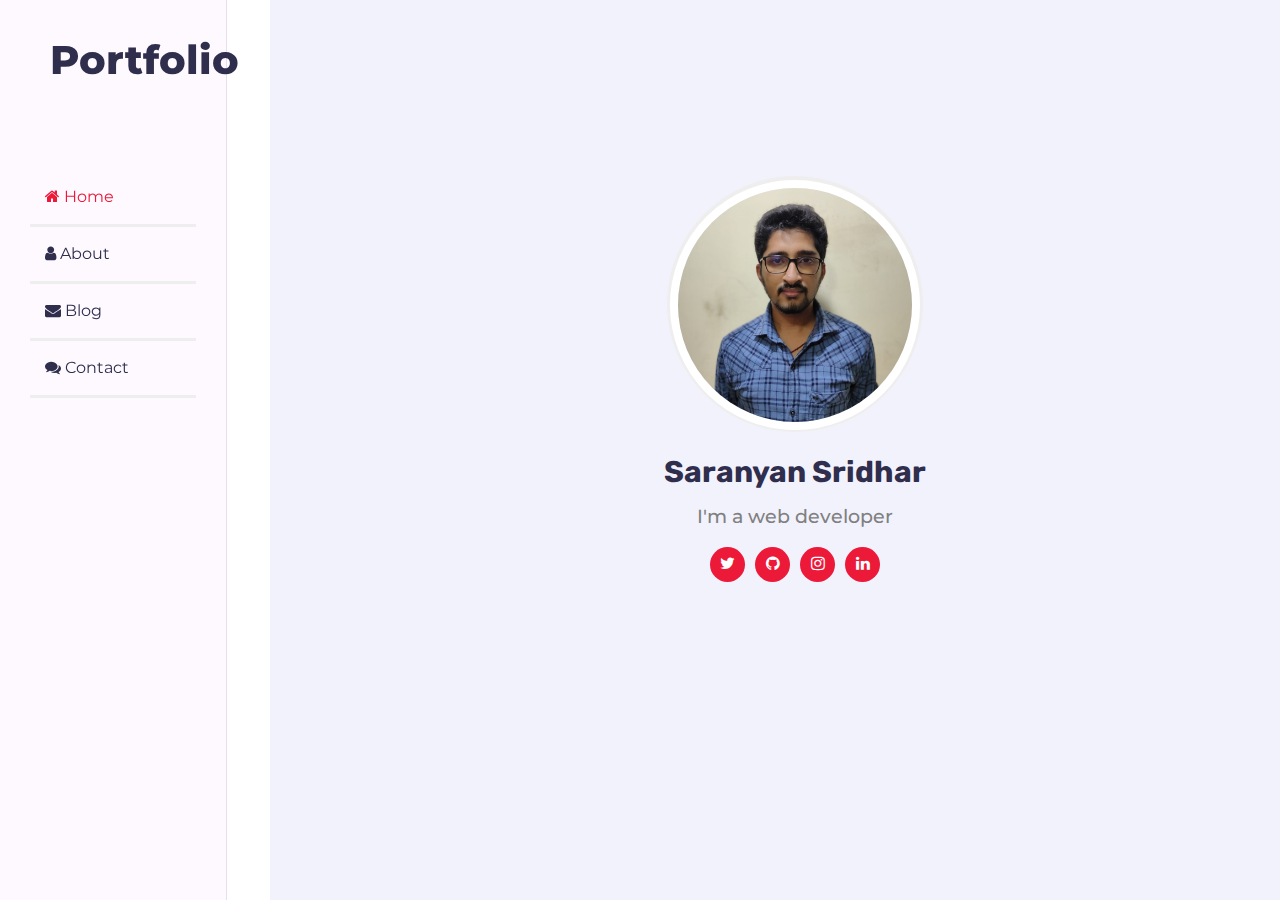
<file: index.html>
<!DOCTYPE html>
<html lang="en">

<head>
    <title>Portfolio</title>
    <meta charset="utf-8">
    <meta name="viewport" content="width=device-width, initial-scale=1">
    <!-- Template css Files -->
    <link rel="stylesheet" href="css/style.css" type="text/css">
    <link rel="stylesheet" href="css/mobile.css" type="text/css">
    <script src="js/script.js" defer></script>
    <script src="js/mobile.js" defer></script>
</head>

<body>

    <!-- Main Container -->
    <div class="main-container">

        <!-- Desktop Navbar Starts-->
        <div class="aside">
            <!-- Title -->
            <div class="logo">
                <a href="#">Portfolio</a>
            </div>
            <!-- Nav -->
            <ul class="nav">
                <li>
                    <a href="./index.html" id="nav-link" name="home" class="active-link">
                    <i class="fa fa-home"></i> Home</a>
                </li>
                <hr>
                <li>
                    <a href="./about.html" id="nav-link" name="about">
                    <i class="fa fa-user"></i> About</a>
                </li>
                <hr>
                <li>
                    <a href="./blog.html" id="nav-link" name="blog">
                    <i class="fa fa-envelope"></i> Blog</a>
                </li>
                <hr>
                <li>
                    <a href="./contact.html" id="nav-link">
                    <i class="fa fa-comments"></i> Contact</a>
                </li>
                <hr>
            </ul>
        </div>

        <!-- Desktop Navbar Ends-->

        <!-- Mobile Navbar Starts-->

        <div class="mobile-aside">
            <div class="logo">
                <a href="#">Portfolio</a>
            </div>
            <i class="fa fa-bars" id="hamburger"></i>  
            <ul class="responsive-nav">
                <li>
                    <a href="./index.html" id="nav-link" name="home" class="active-link">
                    <i class="fa fa-home"></i> Home</a>
                </li>
                <hr>
                <li>
                    <a href="./about.html" id="nav-link" name="about">
                    <i class="fa fa-user"></i> About</a>
                </li>
                <hr>
                <li>
                    <a href="./blog.html" id="nav-link" name="blog">
                    <i class="fa fa-envelope"></i> Blog</a>
                </li>
                <hr>
                <li>
                    <a href="./contact.html" id="nav-link">
                    <i class="fa fa-comments"></i> Contact</a>
                </li>
                <hr>
            </ul>
        </div>

        <!-- Mobile Navbar Ends -->

        <div class="main-content">
            <section class="home section" id="home">
                <div class="main">
                    <img src="images/Photo.jpeg" alt="" srcset="">
                    <h1 class="name">Saranyan Sridhar</h1>
                    <h3 class="work">I'm a web developer</h3>
                    <div class="social-media">
                        <span><a href="https://twitter.com/20Saranyan" class="circle" target="_blank"><i class="fa fa-twitter"></i></a></span>
                        <span><a href="https://github.com/saranyan20" class="circle" target="_blank"><i class="fa fa-github"></i></a></span>
                        <span><a href="https://www.instagram.com/i_m_blackstopper/?hl=en" class="circle" target="_blank"><i class="fa fa-instagram"></i></a></span>
                        <span><a href="https://www.linkedin.com/in/saranyan-sridhar/" class="circle" target="_blank"><i class="fa fa-linkedin" target="_blank"></i></a></span>
                    </div>
                </div>
            </section>
        </div>
    </div>


</body>

</html>
</file>
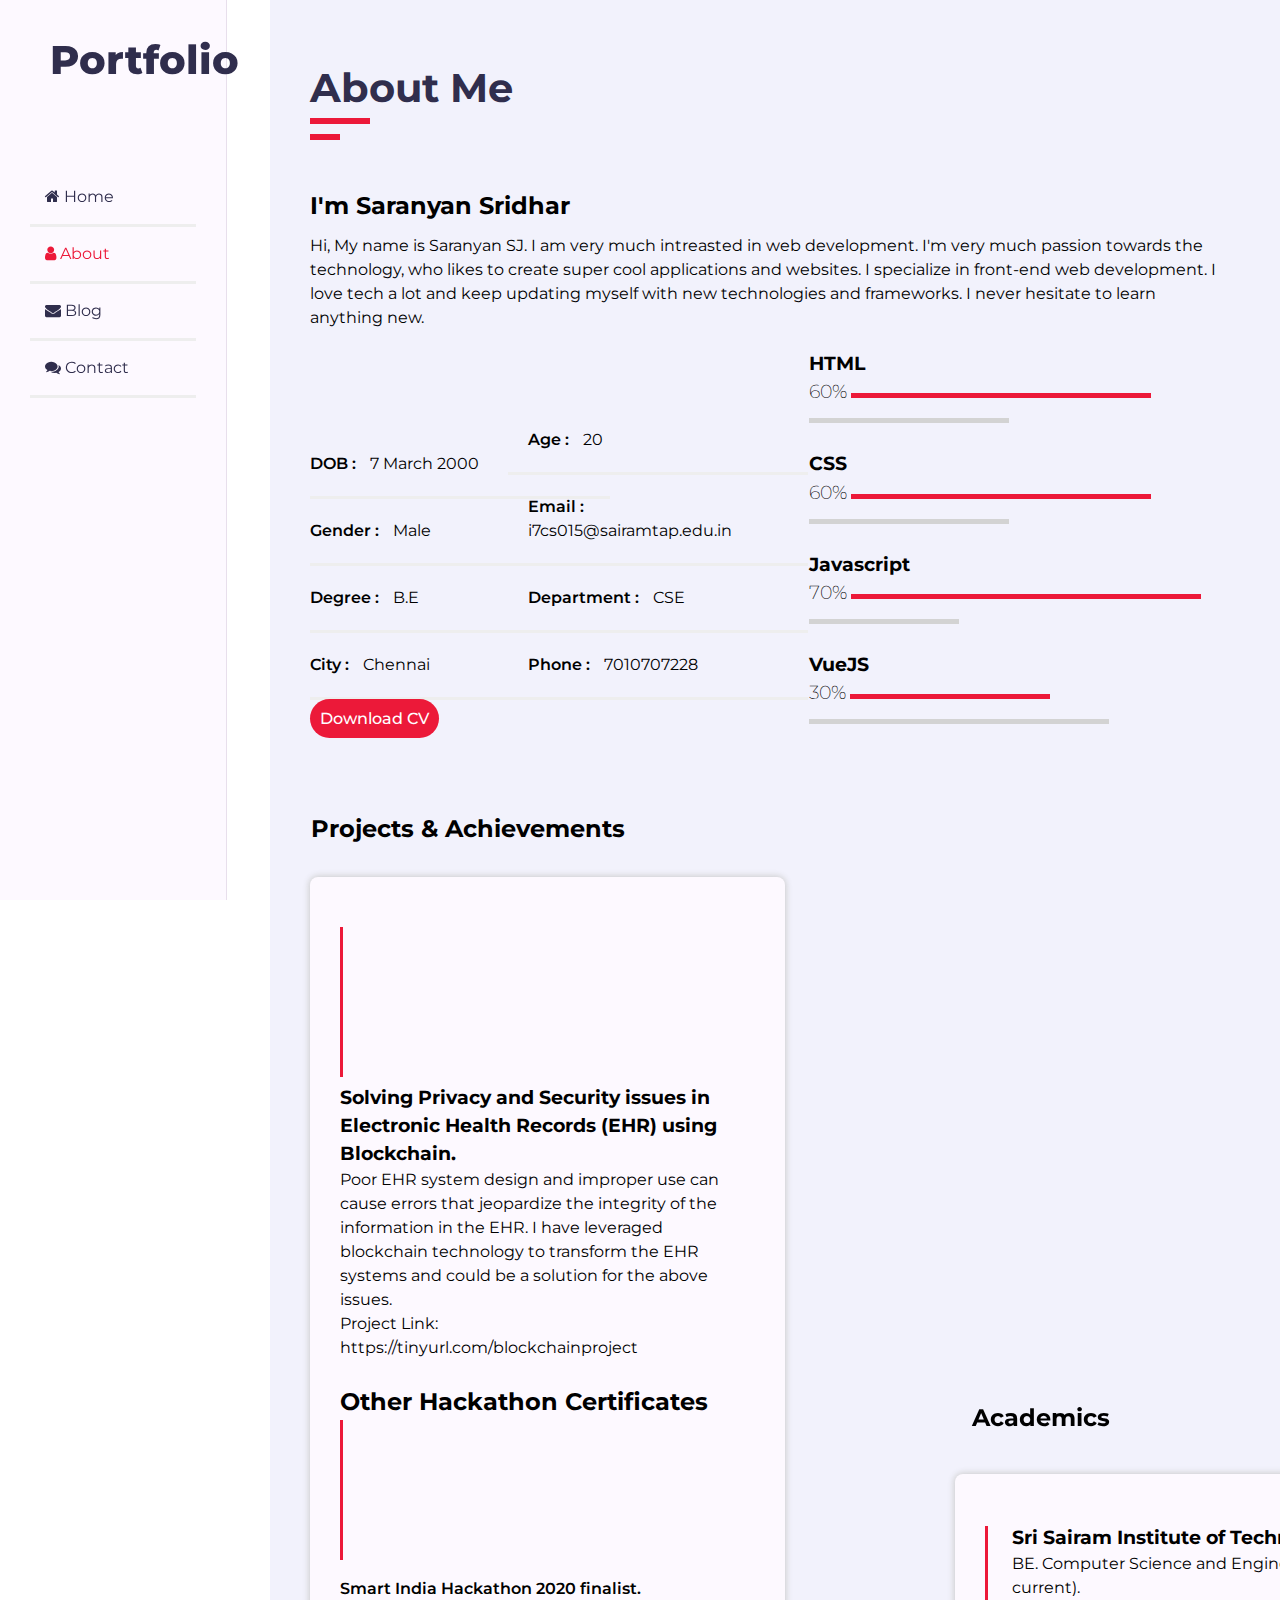
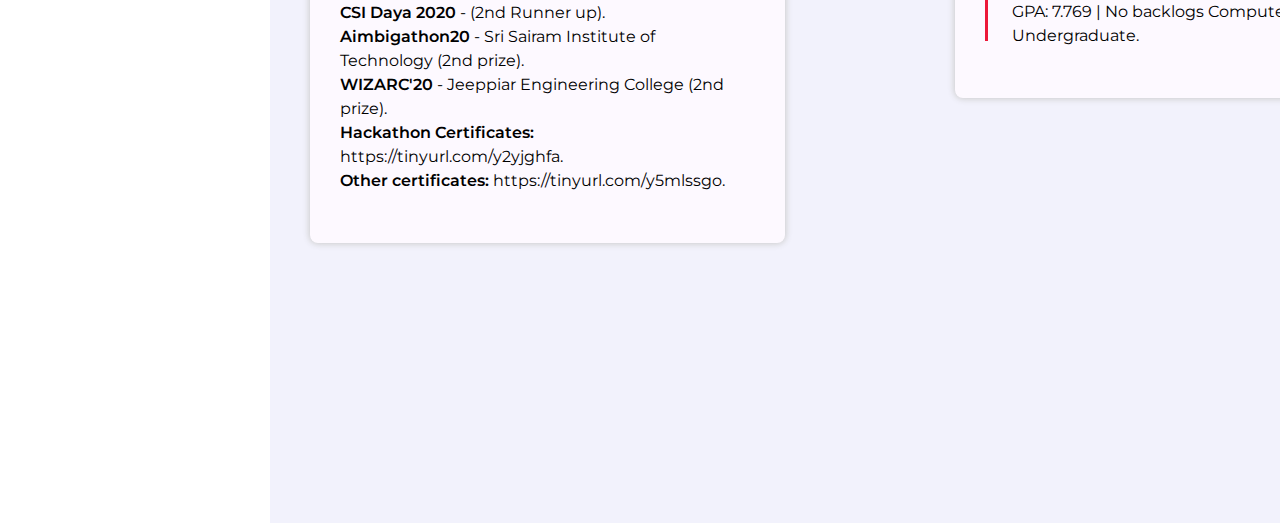
<file: about.html>
<!DOCTYPE html>
<html lang="en">

<head>
    <title>About</title>
    <meta charset="utf-8">
    <meta name="viewport" content="width=device-width, initial-scale=1">
    <!-- Template css Files -->
    <link rel="stylesheet" href="css/style.css" type="text/css">
    <link rel="stylesheet" href="css/mobile.css" type="text/css">
    <script src="js/script.js" defer></script>
    <script src="js/mobile.js" defer></script>
</head>

<body>

    <!-- Main Container -->
    <div class="main-container">
        <div class="aside">
            <!-- Title -->
            <div class="logo">
                <a href="#">Portfolio</a>
            </div>
            <!-- Desktop Navbar Starts -->
            <ul class="nav">
                <li>
                    <a href="./index.html" id="nav-link" name="home">
                        <i class="fa fa-home"></i> Home</a>
                </li>
                <hr>
                <li>
                    <a href="./about.html" id="nav-link" name="about" class="active-link">
                        <i class="fa fa-user"></i> About</a>
                </li>
                <hr>
                <li>
                    <a href="./blog.html" id="nav-link" name="blog">
                        <i class="fa fa-envelope"></i> Blog</a>
                </li>
                <hr>
                <li>
                    <a href="./contact.html" id="nav-link">
                        <i class="fa fa-comments"></i> Contact</a>
                </li>
                <hr>
            </ul>
        </div>

        <!-- Desktop Navbar Ends -->

        <!-- Mobile Navbar Starts -->

        <div class="mobile-aside">
            <div class="logo">
                <a href="#">Portfolio</a>
            </div>
            <i class="fa fa-bars" id="hamburger"></i>
            <ul class="responsive-nav">
                <li>
                    <a href="./index.html" id="nav-link" name="home">
                        <i class="fa fa-home"></i> Home</a>
                </li>
                <hr>
                <li>
                    <a href="./about.html" id="nav-link" name="about" class="active-link">
                        <i class="fa fa-user"></i> About</a>
                </li>
                <hr>
                <li>
                    <a href="./blog.html" id="nav-link" name="blog">
                        <i class="fa fa-envelope"></i> Blog</a>
                </li>
                <hr>
                <li>
                    <a href="./contact.html" id="nav-link">
                        <i class="fa fa-comments"></i> Contact</a>
                </li>
                <hr>
            </ul>
        </div>

        <!-- Mobile Navbar Ends -->

        <div class="main-content">
            <section class="about section" id="home">
                <h1>About Me</h1>
                <div class="underline-20"></div>
                <div class="underline-10"></div>

                <div class="about-myself">
                    <h2>I'm Saranyan Sridhar</h2>
                    <p>Hi, My name is Saranyan SJ. I am very much intreasted in web development. I'm very much passion
                        towards the technology, who likes to create super cool applications and websites. I
                        specialize in front-end web development. I love tech a lot and keep updating myself with new
                        technologies and frameworks. I never hesitate to learn anything new.
                    </p>
                </div>

                <div class="personal-info">
                    <div class="col-1">
                        <p class="dob"><span>DOB : </span> 7 March 2000</p>
                        <hr>
                        <p class="gender"><span>Gender : </span> Male</p>
                        <hr>
                        <p class="degree"><span>Degree : </span> B.E</p>
                        <hr>
                        <p class="city"><span>City : </span> Chennai</p>
                        <hr>
                    </div>
                    <div class="col-2">
                        <p class="dob"><span>Age : </span> 20</p>
                        <hr>
                        <p class="gender"><span>Email : </span> i7cs015@sairamtap.edu.in</p>
                        <hr>
                        <p class="degree"><span>Department : </span> CSE</p>
                        <hr>
                        <p class="city"><span>Phone : </span> 7010707228</p>
                        <hr>
                    </div>
                    <div class="download">
                        <a class="download-resume" href="./Resume/Resume.pdf" target="_blank">Download CV</a>
                    </div>
                </div>

                <div class="skill-level">
                    <div class="skill">
                        <h3 class="skill-html">HTML</h3>
                        <h3 class="skill-percentage">60%</h3>
                        <div class="html-level"></div>
                        <div class="html-balance-level"></div>
                    </div>
                    <div class="skill">
                        <h3 class="skill-css">CSS</h3>
                        <h3 class="skill-percentage">60%</h3>
                        <div class="css-level"></div>
                        <div class="css-balance-level"></div>
                    </div>
                    <div class="skill">
                        <h3 class="skill-js">Javascript</h3>
                        <h3 class="skill-percentage">70%</h3>
                        <div class="js-level"></div>
                        <div class="js-balance-level"></div>
                    </div>
                    <div class="skill">
                        <h3 class="skill-react">VueJS</h3>
                        <h3 class="skill-percentage">30%</h3>
                        <div class="react-level"></div>
                        <div class="react-balance-level"></div>
                    </div>
                </div>

                <div class="projects-achievements">
                    <h2 class="projects-title">Projects & Achievements</h2>
                    <div class="projects">

                        <div class="bulletpoint-line"></div>
                        <div class="projects-body">
                            <h3 class="project-title">
                                Solving Privacy and Security issues in Electronic
                                Health Records (EHR) using Blockchain.
                            </h3>
                            <p class="project-description">
                                Poor EHR system design and improper use can
                                cause errors that jeopardize the integrity of the
                                information in the EHR. I have leveraged
                                blockchain technology to transform the EHR
                                systems and could be a solution for the above
                                issues.</p>
                            <p class="project-link">
                                Project Link: https://tinyurl.com/blockchainproject
                            </p>
                        </div>

                        <br><br>

                        <h2>Other Hackathon Certificates</h2>
                        <div class="bulletpoint-line1"></div>
                        <div class="achievements-body">
                            <p class="achievement-description">
                                <strong>Smart India Hackathon 2020 finalist.</strong>
                            </p>
                            <p class="achievement-description">
                                <strong>CSI Daya 2020 </strong>- (2nd Runner up).
                            </p>
                            <p class="achievement-description">
                                <strong>Aimbigathon20 </strong>- Sri Sairam Institute of Technology
                                (2nd prize).

                            </p>
                            <p class="achievement-description">
                                <strong>WIZARC'20 </strong>- Jeeppiar Engineering College (2nd
                                prize).

                            </p>
                            <p class="achievement-description">
                                <strong>Hackathon Certificates:</strong> https://tinyurl.com/y2yjghfa.

                            </p>
                            <p class="achievement-link">
                                <strong> Other certificates:</strong> https://tinyurl.com/y5mlssgo.
                            </p>
                        </div>
                        <div class="bulletpoint-line-mobile"></div>
                    </div>
                </div>

                <div class="academic-background">
                    <h2 class="projects-title academics-title">Academics</h2>
                    <div class="academics">
                        <div class="bulletpoint-line-academics"></div>
                        <div class="projects-body">
                            <h3 class="project-title">
                                Sri Sairam Institute of Technology
                            </h3>
                            <p class="project-description">
                                BE. Computer Science and Engineering.
                                (2017-05 to current).
                            </p>
                            <p class="project-description">
                                GPA: 7.769 | No backlogs
                                Computer Science Undergraduate.
                            </p>
                        </div>
                        <div class="bulletpoint-line-mobile"></div>
                    </div>
                </div>


            </section>
        </div>

    </div>


</body>

</html>
</file>
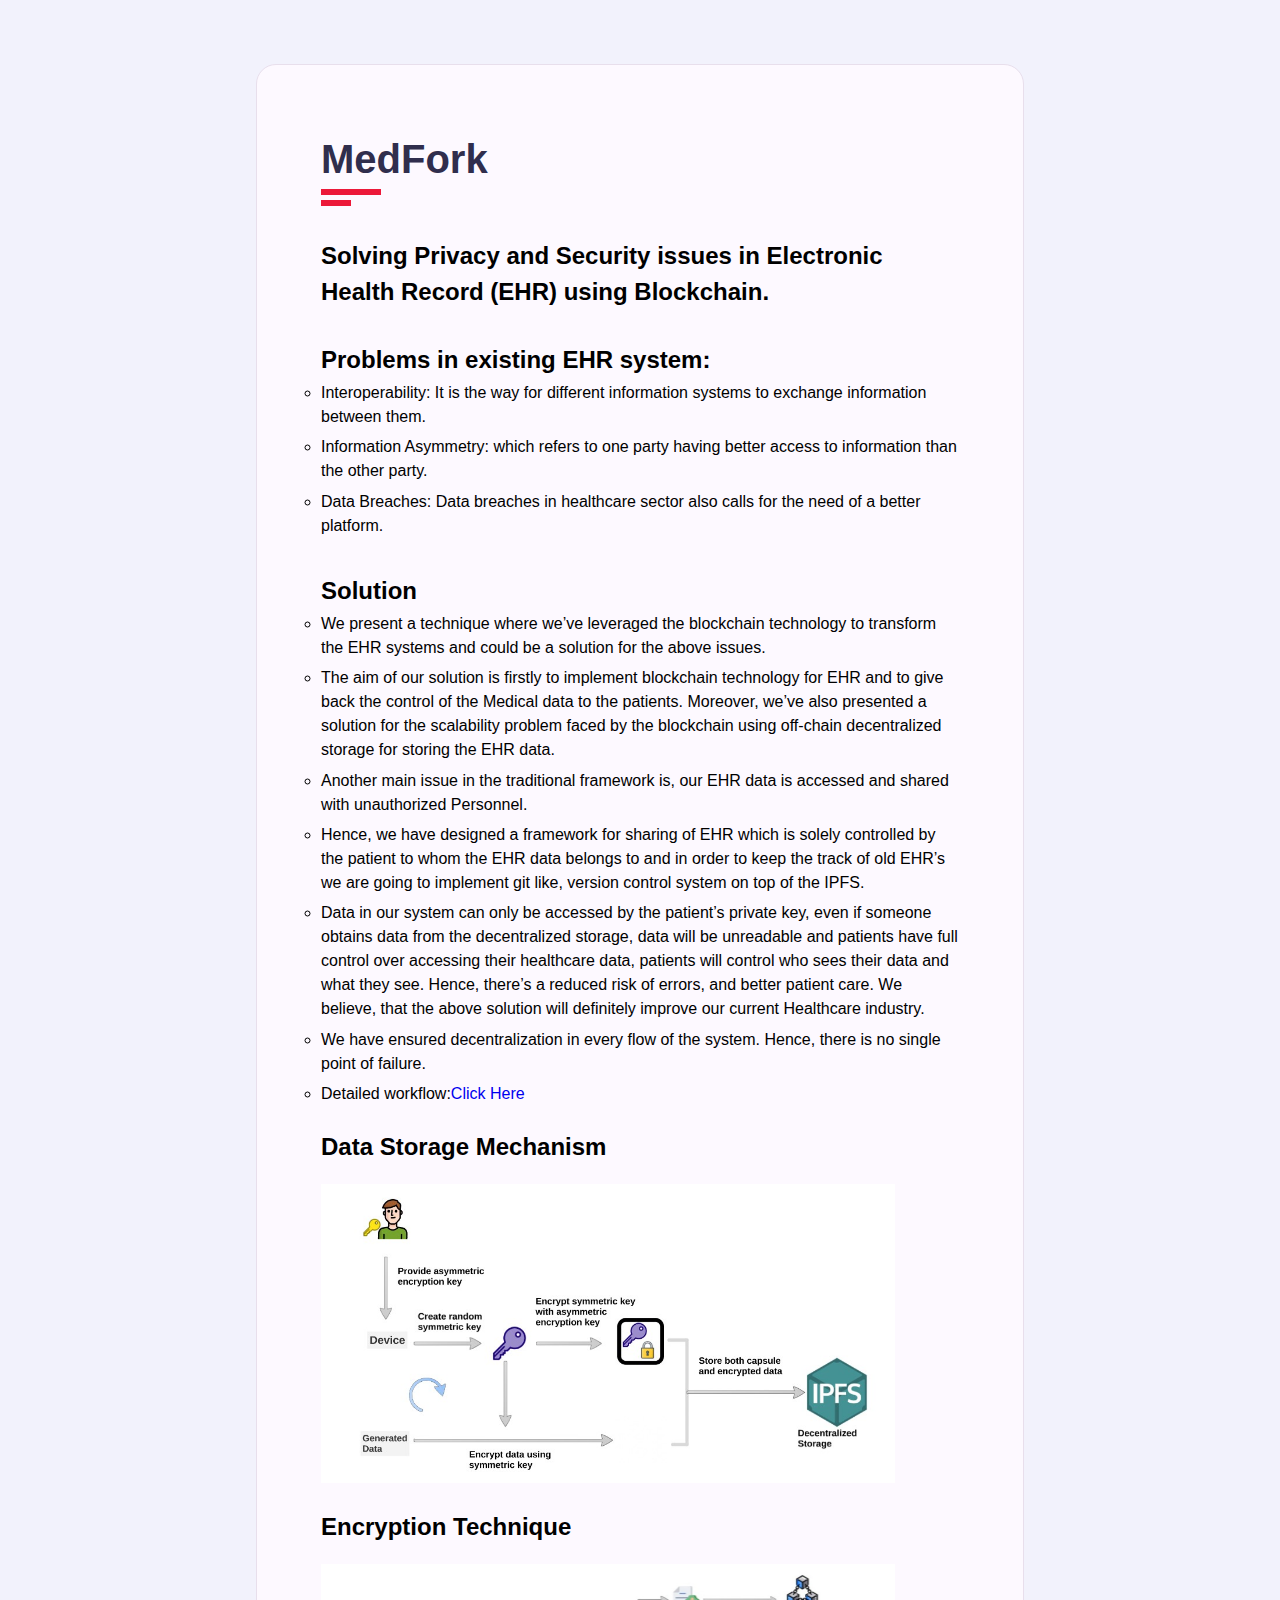
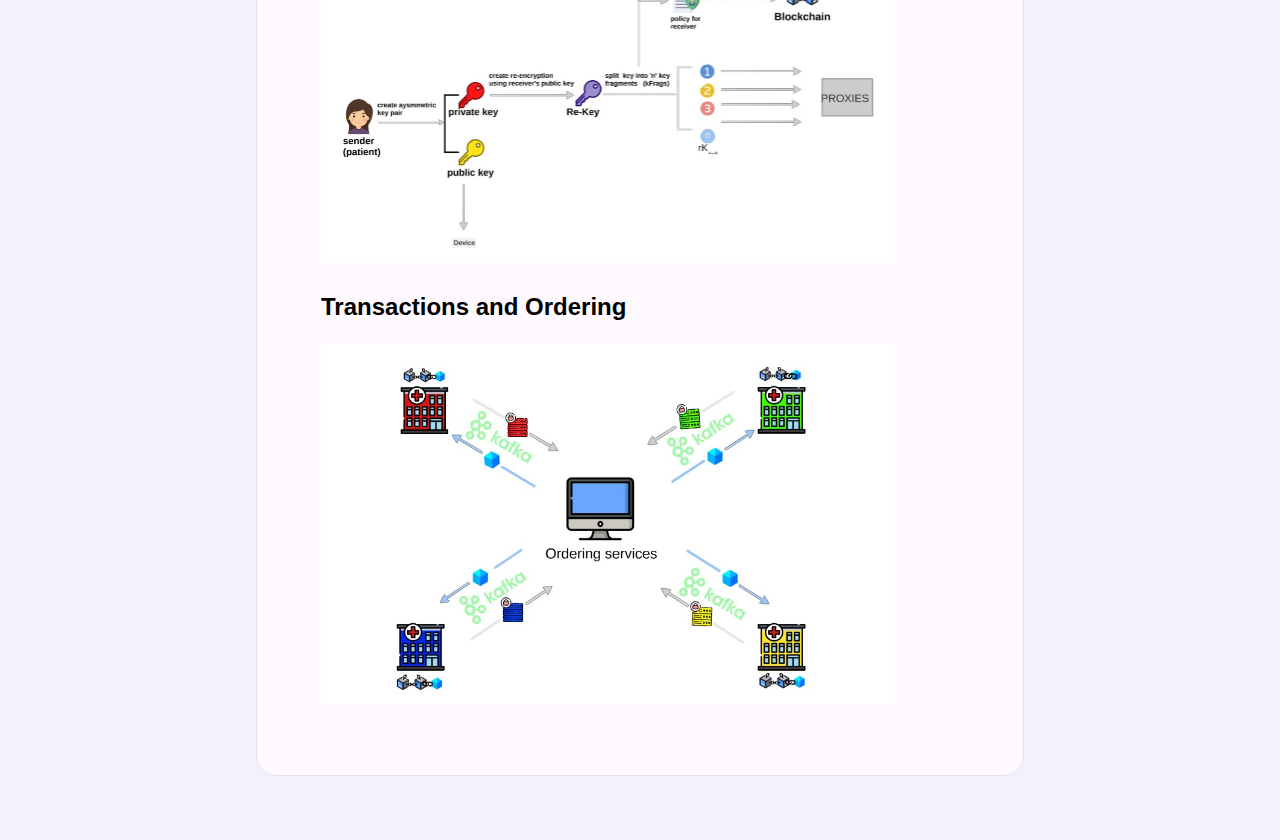
<file: blog-medfork.html>
<!DOCTYPE html>
<html lang="en">

<head>
    <meta charset="UTF-8">
    <meta name="viewport" content="width=device-width, initial-scale=1.0">
    <title>MedFork - Blog</title>
    <link rel="stylesheet" href="./css/blog/medfork.css">
</head>

<body>
    <div class="blog">
        <div class="blog-header">
            <h1>MedFork</h1>
            <div class="underline-20"></div>
            <div class="underline-10"></div>
        </div>
        <div class="blog-body">
            <div class="blog-title">
                <h2>Solving Privacy and Security issues in
                    Electronic Health Record (EHR) using
                    Blockchain.
                </h2>
            </div>
            <div class="blog-description">
                <h2 class="problems">
                    Problems in existing EHR system:
                </h2>
                <ul>
                    <li>Interoperability: It is the way for different information systems to
                        exchange information between them.
                    </li>
                    <li>Information Asymmetry: which refers to one party having better access
                        to information than the other party.
                    </li>
                    <li>Data Breaches: Data breaches in healthcare sector also calls for the
                        need of a better platform.
                    </li>
                </ul>
                <h2 class="solution"> Solution</h2>
                <ul>
                    <li>We present a technique where we’ve leveraged the blockchain
                        technology to transform the EHR systems and could be a solution for
                        the above issues.
                    </li>
                    <li>
                        The aim of our solution is firstly to implement blockchain technology
                        for EHR and to give back the control of the Medical data to the
                        patients. Moreover, we’ve also presented a solution for the scalability
                        problem faced by the blockchain using off-chain decentralized
                        storage for storing the EHR data.
                    </li>
                    <li>
                        Another main issue in the traditional framework is, our EHR data is
                        accessed and shared with unauthorized Personnel.
                    </li>
                    <li>
                        Hence, we have designed a framework for sharing of EHR which is
                        solely controlled by the patient to whom the EHR data belongs to
                        and in order to keep the track of old EHR’s we are going to
                        implement git like, version control system on top of the IPFS.
                    </li>
                    <li>
                        Data in our system can only be accessed by the patient’s private key,
                        even if someone obtains data from the decentralized storage, data
                        will be unreadable and patients have full control over accessing their
                        healthcare data, patients will control who sees their data and what
                        they see. Hence, there’s a reduced risk of errors, and better patient
                        care. We believe, that the above solution will definitely improve our
                        current Healthcare industry.
                    </li>
                    <li>
                        We have ensured decentralization in every flow of the system. Hence,
                        there is no single point of failure.
                    </li>
                    <li>
                        Detailed workflow:<a href="https://prezi.com/q9x25xhgmsrv/ehr-implementation-using-blockchain/">Click Here</a>
                    </li>
                </ul>
                <h2 class="pic-title"> Data Storage Mechanism</h2>
                <img src="./images/ipfs.png" alt="" srcset="">

                <h2 class="pic-title"> Encryption Technique</h2>
                <img src="./images/proxy.png" alt="" srcset="">
                
                <h2 class="pic-title"> Transactions and Ordering</h2>
                <img src="./images/orderer.png" alt="" srcset="">


            </div>

        </div>
    </div>

</body>

</html>
</file>
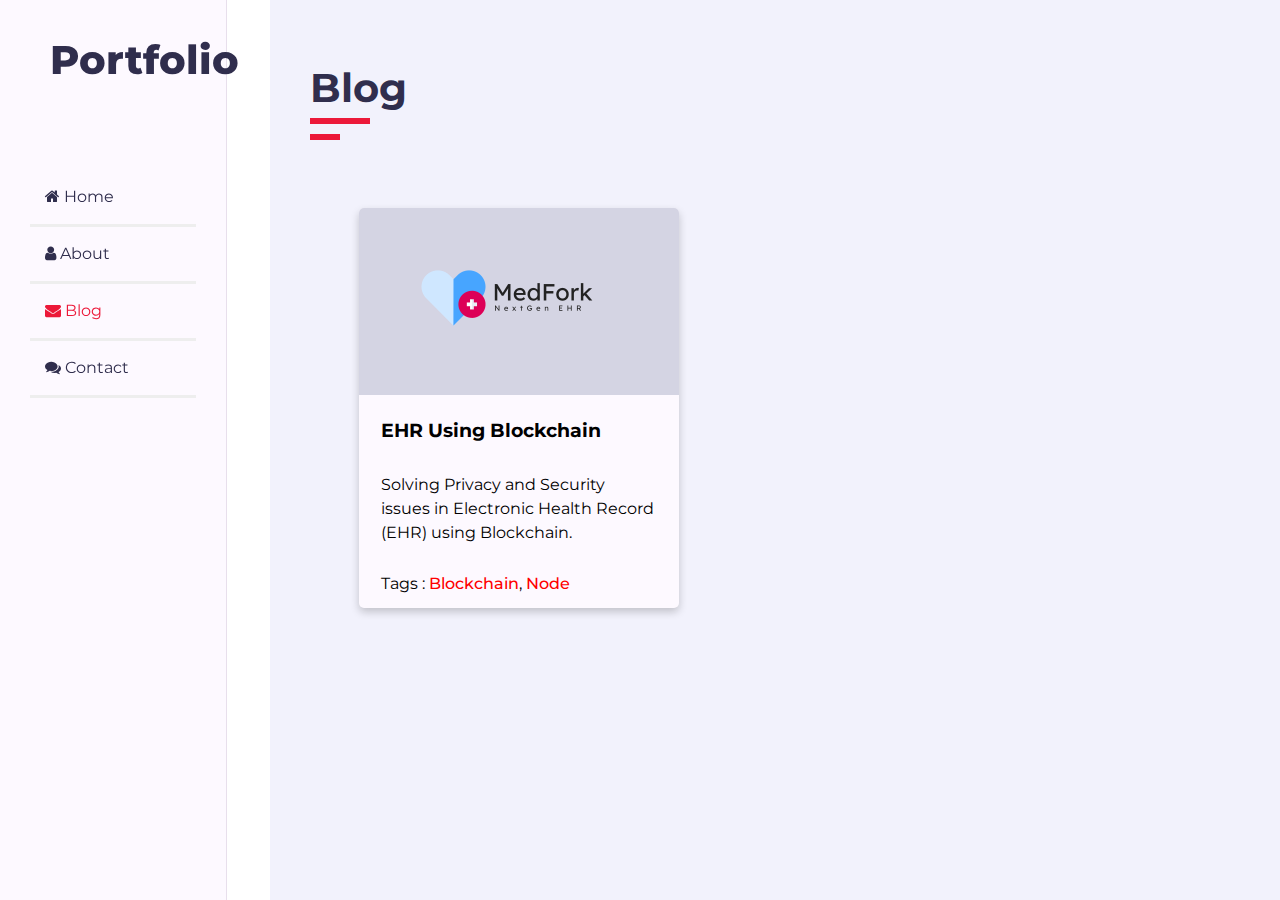
<file: blog.html>
<!DOCTYPE html>
<html lang="en">

<head>
    <meta charset="UTF-8">
    <meta name="viewport" content="width=device-width, initial-scale=1.0">
    <title>Blogs</title>
    <link rel="stylesheet" href="css/style.css" type="text/css">
    <link rel="stylesheet" href="css/mobile.css" type="text/css">
    <script src="js/script.js" defer></script>
    <script src="js/mobile.js" defer></script>
</head>

<body>
    <!-- Main Container -->
    <div class="main-container">
        <div class="aside">
            <!-- Title -->
            <div class="logo">
                <a href="#">Portfolio</a>
            </div>
            <!-- Desktop Navbar Starts -->
            <ul class="nav">
                <li>
                    <a href="./index.html" id="nav-link" name="home">
                        <i class="fa fa-home"></i> Home</a>
                </li>
                <hr>
                <li>
                    <a href="./about.html" id="nav-link" name="about">
                        <i class="fa fa-user"></i> About</a>
                </li>
                <hr>
                <li>
                    <a href="./blog.html" id="nav-link" name="blog" class="active-link">
                        <i class="fa fa-envelope"></i> Blog</a>
                </li>
                <hr>
                <li>
                    <a href="./contact.html" id="nav-link">
                        <i class="fa fa-comments"></i> Contact</a>
                </li>
                <hr>
            </ul>
        </div>

        <!-- Desktop Navbar Ends -->

        <!-- Mobile Navbar Starts -->

        <div class="mobile-aside">
            <div class="logo">
                <a href="#">Portfolio</a>
            </div>
            <i class="fa fa-bars" id="hamburger"></i>
            <ul class="responsive-nav">
                <li>
                    <a href="./index.html" id="nav-link" name="home">
                        <i class="fa fa-home"></i> Home</a>
                </li>
                <hr>
                <li>
                    <a href="./about.html" id="nav-link" name="about">
                        <i class="fa fa-user"></i> About</a>
                </li>
                <hr>
                <li>
                    <a href="./blog.html" id="nav-link" name="blog" class="active-link">
                        <i class="fa fa-envelope"></i> Blog</a>
                </li>
                <hr>
                <li>
                    <a href="./contact.html" id="nav-link">
                        <i class="fa fa-comments"></i> Contact</a>
                </li>
                <hr>
            </ul>
        </div>

        <!-- Mobile Navbar Ends -->

        <div class="main-content">
            <section class="about section" id="home">
                <h1>Blog</h1>
                <div class="underline-20"></div>
                <div class="underline-10"></div>

                <div class="body">
                    <div class="card">
                        <a href="./blog-medfork.html" target="_blank">                        
                            <div class="head-image">
                                <img src="./images/logo.png" alt="" srcset="">
                            </div>
                            <div class="card-body">
                                <h3>EHR Using Blockchain</h3>
                                <p>Solving Privacy and Security issues in
                                    Electronic Health Record (EHR) using
                                    Blockchain.
                                </p>
                                <p>Tags : <span>Blockchain</span>, <span>Node</span></p>
                            </div>
                        </a>
                    </div>
                </div>

            </section>
        </div>

</body>

</html>
</file>
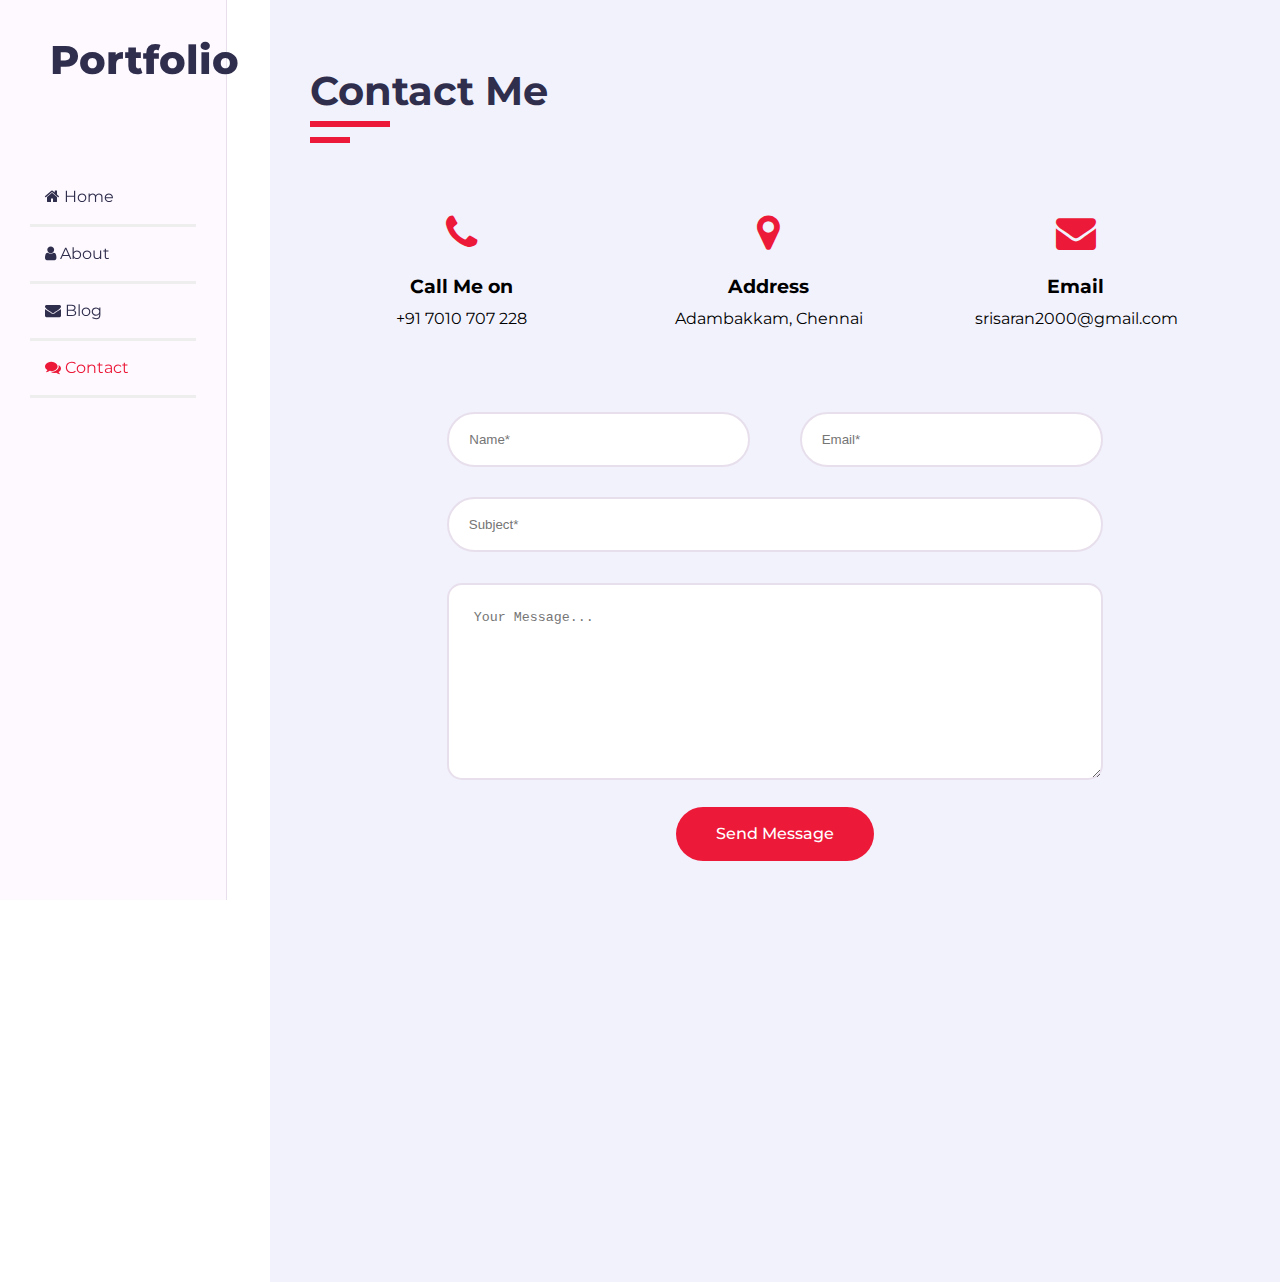
<file: contact.html>
<!DOCTYPE html>
<html lang="en">

<head>
    <title>Contact</title>
    <meta charset="utf-8">
    <meta name="viewport" content="width=device-width, initial-scale=1">
    <!-- Template css Files -->
    <link rel="stylesheet" href="css/style.css" type="text/css">
    <link rel="stylesheet" href="css/mobile.css" type="text/css">
    <script src="js/script.js" defer></script>
    <script src="js/mobile.js" defer></script>
</head>

<body>

    <!-- Main Container -->
    <div class="main-container">
        <div class="aside">
            <!-- Title -->
            <div class="logo">
                <a href="#">Portfolio</a>
            </div>
            <!-- Nav -->
            <ul class="nav">
                <li>
                    <a href="./index.html" id="nav-link" name="home" >
                    <i class="fa fa-home"></i> Home</a>
                </li>
                <hr>
                <li>
                    <a href="./about.html" id="nav-link" name="about">
                    <i class="fa fa-user"></i> About</a>
                </li>
                <hr>
                <li>
                    <a href="./blog.html" id="nav-link" name="blog">
                    <i class="fa fa-envelope"></i> Blog</a>
                </li>
                <hr>
                <li>
                    <a href="./contact.html" id="nav-link" class="active-link">
                    <i class="fa fa-comments"></i> Contact</a>
                </li>
                <hr>
            </ul>
        </div>

        <!-- Desktop Navbar Ends -->

        <!-- Mobile Navbar Starts -->

        <div class="mobile-aside">
            <div class="logo">
                <a href="#">Portfolio</a>
            </div>
            <i class="fa fa-bars" id="hamburger"></i>  
            <ul class="responsive-nav">
                <li>
                    <a href="./index.html" id="nav-link" name="home" >
                    <i class="fa fa-home"></i> Home</a>
                </li>
                <hr>
                <li>
                    <a href="./about.html" id="nav-link" name="about" >
                    <i class="fa fa-user"></i> About</a>
                </li>
                <hr>
                <li>
                    <a href="./blog.html" id="nav-link" name="blog">
                    <i class="fa fa-envelope"></i> Blog</a>
                </li>
                <hr>
                <li>
                    <a href="./contact.html" id="nav-link" class="active-link">
                    <i class="fa fa-comments"></i> Contact</a>
                </li>
                <hr>
            </ul>
        </div>

        <!-- Mobile Navbar Ends -->

        <div class="main-content">
            <section class="contact section">
                <h1>Contact Me</h1>
                <div class="underline-20"></div>
                <div class="underline-10"></div>

                <div class="call-me">
                    <i class="fa fa-phone"></i>
                    <h3>Call Me on</h3>
                    <p>+91 7010<span> </span>707<span> </span>228</p>
                </div>

                <div class="address">
                    <i class="fa fa-map-marker"></i>
                    <h3>Address</h3>
                    <p>Adambakkam, Chennai</p>
                </div>

                <div class="email">
                    <i class="fa fa-envelope"></i>
                    <h3>Email</h3>
                    <p>srisaran2000@gmail.com</p>
                </div>

                <div class="contact-form">
                    <form action="">
                        <input type="text" name="name" id="name" placeholder="Name*">
                        <input type="email" name="email" id="email" placeholder="Email*">
                        <input type="text" name="subject" id="subject" placeholder="Subject*">
                        <textarea name="message" id="message" placeholder="Your Message..." cols="50" rows="4"></textarea>
                        <br>
                        <a class="submit">Send Message</a>
                    </form>
                </div>

            </section>
        </div>

    </div>
</body>
</html>
</file>
<file: css/mobile.css>
@media screen and (max-width: 767px) {
  /* Home Page */

  body {
    overflow-x: hidden;
  }

  .aside {
    display: none;
  }

  .home {
    padding-top: 115px;
  }

  .navopen-home {
    padding-top: 210px;
  }

  .main-content {
    padding: 0;
  }

  .mobile-aside {
    background-color: #fdf9ff;
    position: fixed;
    width: 100%;
    height: 50px;
    display: block;
  }

  .mobile-aside > ul {
    background-color: #fdf9ff;
    list-style-type: none;
    padding-left: 20px;
  }

  .mobile-aside hr {
    width: 0;
  }

  .logo {
    display: inline-block;
    margin: 10px 205px 10px 20px;
  }

  .logo > a {
    font-size: 20px;
    font-weight: 800;
  }

  .mobile-aside > i {
    font-size: 20px;
    color: #302e4d;
  }

  .responsive-nav {
    display: none;
  }

  .active-link {
    color: #ec1939;
  }

  /* About Page */

  .about {
    padding-left: 4% !important;  
  }

  .about > h1 {
    margin: 18% auto auto 0;
  }

  .about-myself > h2 {
    margin: 60px auto 20px 0;
  }

  .about-myself > p {
    margin: auto auto 20px 0;
    padding-right: 32px;
  }

  .personal-info {
    display: block;
    width: 100%;
  }

  .personal-info > .col-1 {
    display: block;
    width: 100%;
  }

  .personal-info > .col-2 {
    display: block;
    width: 100%;
  }

  .col-1 > p {
    padding: 5px 5px 5px 0;
  }

  .col-2 > p {
    padding: 5px 5px 5px 0;
  }

  .col-2 .city {
    margin-bottom: 20px;
  }

  .download-resume {
    margin: 30px 70px;
  }

  .skill-level {
    display: block;
    width: 100%;
  }

  .skill {
    width: 100%;
  }

  .skill > .skill-html {
    margin-right: 60%;
  }

  .skill > .skill-css {
    margin-right: 65%;
  }

  .skill > .skill-js {
    margin-right: 46%;
  }

  .skill > .skill-react {
    margin-right: 52%;
  }

  .skill > .html-level {
    width: 60%;
  }

  .skill > .html-balance-level {
    width: 38%;
  }

  .skill > .css-level {
    width: 60%;
  }

  .skill > .css-balance-level {
    width: 38%;
  }

  .skill > .js-level {
    width: 70%;
  }

  .skill > .js-balance-level {
    width: 28%;
  }

  .skill > .react-level {
    width: 40%;
  }

  .skill > .react-balance-level {
    width: 58%;
  }

  .projects-achievements {
    display: block;
  }

  .projects {
    width: 95%;
    padding: 40px 10px;
  }

  .projects-body {
    width: 95%;
  }

  .bulletpoint-line {
    display: block;
    background-color: #ec1939;
    width: 100%;
    height: 3px;
    margin-bottom: 20px;
  }

  .projects .project-title, .academics .project-title {
    display: block;
    margin-bottom: 20px;
    font-size: 15px;
  }

  .projects .project-description, .academics .project-description  {
    display: block;
    margin-bottom: 20px;
    font-size: 15px;
  }

  .projects .project-link {
    display: block;
    margin-bottom: 20px;
    font-size: 15px;
  }

  .bulletpoint-line1 {
    display: block;
    background-color: #ec1939;
    width: 100%;
    height: 3px;
    margin-bottom: 20px;
  }

  .achievements-body {
    display: block;
    margin-top: 15px;
  }

  .achievements-body > .achievement-description {
    margin-bottom: 15px;
  }

  .achievements-body > p {
    font-size: 15px;
  }

  .academic-background {
    display: block;
    margin-top: 20px;
  }

  .academics {
    width: 95%;
    padding: 40px 10px;
    position: static;
  }

  .academics-title {
    position: static;
  }

  .bulletpoint-line-academics {
    display: block;
    background-color: #ec1939;
    width: 100%;
    height: 3px;
    margin-bottom: 20px;
  }

  .bulletpoint-line-mobile, .bulletpoint-line-academics-mobile {
    display: block;
    background-color: #ec1939;
    width: 100%;
    height: 3px;
    margin-top: 20px;
  }

  section {
      margin-bottom: 10px;
  }

  /* contact section */

  .section {
    padding-left: 0;
  }

  .contact .underline-20 {
    margin-left: 4%;
  }

  .contact .underline-10 {
    margin-left: 4%;
  }

  .contact > h1 {
    margin: 18% auto auto 4%;
  }

  .contact > .call-me {
    margin-top: 20px;
    padding: 20px 0;
    display: block;
    width: 100%;
  }

  .contact > .address {
    padding: 20px 0;
    display: block;
    width: 100%;
  }

  .contact > .email {
    padding: 20px 0;
    display: block;
    width: 100%;
  }

  form > #name, form > #email, form > #subject {
    margin: 20px 20px 20px 0;
    width: 80%;
    height: 45px;
  }
  
  form > #message {
    margin: 20px 20px 20px 0;
    padding: 25px;
    border: 2px solid #e8dfec;
    height: 197px;
    width: 80%;
  }

  form > .submit {
    display: block;
    margin: 20px 23px;
    text-align: center;
    width: 80%;
  }
}

@media (min-width: 768px) and (max-width: 1024px) {

  .aside {
    width: 23%;
  }

  .main-content {
    padding-left: 235px;
  }

  .aside .logo > a {
    padding: 4px;
  }

  .personal-info {
    width: 100%;
    display: inline-block;
  }

  .download {
    margin: 5% auto;
  }

  .skill-level {
    width: 100%;
    display: inline-block;
  }

  .projects {
    width: 90%;
  }

  .academics-title {
    margin-top: 10%;
    position: static;
    width: 120%;
  }

  .academics {
    position: static;
    width: 120%;
  }

}

@media screen and (min-width: 1025px) and (max-width: 1600px) {

  body {
    overflow-x: hidden;
  }

  .aside {
    width: 17.7%;
  }

  .academics-title {
    left: 120%;
    top: -443px;
  }

  .academics {
    position: relative;
    width: 95%;
    top: -425px;
    left: 645px;
  }

  .bulletpoint-line-academics {
    display: inline-block;
    background-color: #ec1939;
    width: 3px;
    height: 115px;
    margin-right: 20px;
  }
}
</file>
<file: css/blog/medfork.css>
/* Default Styles */
body {
  margin: 0;
  line-height: 1.5;
  font-size: 16px;
  font-family: "Montserrat", sans-serif;
  font-weight: 400;
  overflow-x: hidden;
  background-color: #f2f2fc;
}

* {
  margin: 0;
  padding: 0;
  outline: none;
  text-decoration: none;
  box-sizing: border-box;
}

*::before,
::after {
  box-sizing: border-box;
}

.blog {
  margin: 5% auto;
  padding: 5%;
  background-color: #fdf9ff;
  border: 1px solid #e8dfec;
  height: 100%;
  width: 60%;
  border-radius: 20px;
}

.blog-header > h1 {
  display: inline-block;
  font-size: 40px;
  font-weight: 700;
  color: #302e4d;
}

.blog-header .underline-20 {
  background-color: #ec1939;
  width: 60px;
  height: 6px;
  z-index: 10;
}

.blog-header .underline-10 {
  background-color: #ec1939;
  width: 30px;
  height: 6px;
  margin-top: 5px;
  z-index: 10;
}

.blog-title > h2 {
    margin-top: 5%;
}

.blog-description > .problems {
    margin-top: 5%;
}

.blog-description > ul li {
    padding: 0.5% 0;
    list-style-type: circle;
}

.blog-description > .solution {
    margin-top: 5%;
}

.pic-title {
  margin: 3% auto;
}

.blog-description > img {
  width: 90%;
}

@media screen and (max-width: 767px) {
  .blog {
    margin: 2% auto;
    width: 90%;
    padding: 2% 8%;
  }

  .blog-title > h2 {
    font-size: 100%;
  }

  .blog-description > h2 {
    font-size: 100%;
  }

}

@media (min-width: 768px) and (max-width: 1024px) {
  .blog {
    width: 80%;
  }
}
</file>
<file: css/style.css>
/*Font Awesome Free Icon*/
@import url("https://stackpath.bootstrapcdn.com/font-awesome/4.7.0/css/font-awesome.min.css");
/*Google fonts*/
@import url("https://fonts.googleapis.com/css?family=Montserrat:400,500,600,700&display=swap");
@import url("https://fonts.googleapis.com/css?family=Rubik:500,700,900&display=swap");

/* Default Styles */
body {
  margin: 0;
  line-height: 1.5;
  font-size: 16px;
  font-family: "Montserrat", sans-serif;
  font-weight: 400;
  overflow-x: hidden;
}

* {
  margin: 0;
  padding: 0;
  outline: none;
  text-decoration: none;
  box-sizing: border-box;
}

*::before,
::after {
  box-sizing: border-box;
}

.section {
  background-color: #f2f2fc;
  min-height: 100vh;
  display: block;
  padding-left: 4%;
}

.main-content {
  padding-left: 270px;
}

/* Aside */
.aside {
  width: 14.5%;
  background-color: #fdf9ff;
  position: fixed;
  height: 100%;
  left: 0;
  top: 0;
  z-index: 10;
  border-right: 1px solid #e8dfec;
  padding: 30px;
}

.mobile-aside {
  display: none;
}

.aside .logo > a {
  padding: 20px;
  font-size: 40px;
  font-weight: 800;
  color: #302e4d;
}

.aside .nav {
  list-style-type: none;
  margin: 80px 0;
}

.nav li {
  padding: 15px;
}

.nav a {
  color: #302e4d;
}

.nav a:hover {
  color: #ec1939;
}

.nav .active-link {
  color: #ec1939;
}

hr {
  border-top-width: 3px;
  border-top-style: solid;
  border-color: #eee;
  border-bottom-width: 0;
  border-left-width: 0;
  border-right-width: 0;
}

/* Home Section */

.home {
  text-align: center;
  padding-top: 180px;
}

.main > img {
  height: 250px;
  width: 250px;
  border-radius: 50%;
  border: 8px solid white;
  box-shadow: 0 -1px 1px 3px #eee;
}

.main > .name {
  padding-top: 20px;
  font-family: "Rubik", sans-serif;
  line-height: 30px;
  font-size: 30px;
  font-weight: 700;
  color: #302e4d;
}

.main > .work {
  font-weight: 500;
  line-height: 60px;
  color: grey;
}

.main .circle {
  background-color: #ec1939;
  border-radius: 50%;
  height: 35px;
  width: 35px;
  display: inline-block;
  text-align: center;
}

.main .circle:hover {
  background-color: white;
}

.social-media > span {
  padding: 3px;
}

span i {
  color: white;
  padding: 8px;
}

span i:hover {
  color: #ec1939;
}

/* About Section */

.about > h1 {
  margin: 6% 6% auto 0;
  display: inline-block;
  font-size: 40px;
  font-weight: 700;
  color: #302e4d;
}

.about .underline-20 {
  background-color: #ec1939;
  width: 60px;
  height: 6px;
  z-index: 10;
}

.about .underline-10 {
  background-color: #ec1939;
  width: 30px;
  height: 6px;
  margin-top: 1%;
  z-index: 10;
}

.about-myself > h2 {
  margin: 5% auto 10px 0;
}

.about-myself > p {
  margin: auto 6% 10px 0
}

.personal-info {
  display: inline-block;
  width: 50%;
}

.personal-info > .col-1 {
  width: 40%;
  display: inline-block;
}

.personal-info > .col-2 {
  width: 59%;
  display: inline-block;
}

.skill-level {
  width: 45%;
  display: inline-block;
}

.col-1 span {
  font-weight: 600;
  margin-right: 10px;
}

.col-1 > p {
  padding: 20px 20px 20px 0;
}

.col-1 > hr {
  width: 300px;
}

.col-2 span {
  font-weight: 600;
  margin-right: 10px;
}

.col-2 > p {
  padding: 20px;
}

.col-2 > hr {
  width: 300px;
}

.download-resume {
  background-color: #ec1939;
  margin: 7% 7% 3% 0;
  padding: 10px;
  border-radius: 200px;
  color: white;
  font-weight: 500;
}

.download-resume:hover {
  background-color: white;
  color: #ec1939;
  border: 2px solid #ec1939;
}

.skill-level > .skill {
  padding: 10px;
}

.skill > h3 {
  display: inline-block;
}

.skill > .skill-html {
  margin-right: 405px;
}

.skill > .skill-css {
  margin-right: 425px;
}

.skill > .skill-js {
  margin-right: 365px;
}

.skill > .skill-react {
  margin-right: 404px;
}

.skill > .skill-percentage {
  font-weight: 200;
}

.skill > .html-level {
  display: inline-block;
  background-color: #ec1939;
  height: 5px;
  width: 300px;
  margin: 0;
}

.skill > .html-balance-level {
  display: inline-block;
  background-color: lightgray;
  height: 5px;
  width: 200px;
}

.skill > .css-level {
  display: inline-block;
  background-color: #ec1939;
  height: 5px;
  width: 300px;
  margin: 0;
}

.skill > .css-balance-level {
  display: inline-block;
  background-color: lightgray;
  height: 5px;
  width: 200px;
}

.skill > .js-level {
  display: inline-block;
  background-color: #ec1939;
  height: 5px;
  width: 350px;
  margin: 0;
}

.skill > .js-balance-level {
  display: inline-block;
  background-color: lightgray;
  height: 5px;
  width: 150px;
}

.skill > .react-level {
  display: inline-block;
  background-color: #ec1939;
  height: 5px;
  width: 200px;
  margin: 0;
}

.skill > .react-balance-level {
  display: inline-block;
  background-color: lightgray;
  height: 5px;
  width: 300px;
}

.projects-achievements {
  display: inline-block;
}

.projects-achievements > h2 {
  margin-top: 70px;
  margin-bottom: 30px;
}

.projects {
  display: inline-block;
  box-shadow: 0 0 6px 1px #ccc;
  background-color: #fdf9ff;
  padding: 50px 30px;
  width: 49%;
  border-radius: 8px;
}

.projects-title {
  position: relative;
  left: 1px;
}

.projects-body {
  display: inline-block;
  width: 94%;
}

.academics-title {
  position: relative;
  will-change: top, left;
  left: 150%;
  top: -530px;
}

.achievements-body {
  margin-top: 10px;
  display: inline-block;
  width: 94%;
}

.achievements-body strong {
  font-weight: 600;
}

.bulletpoint-line {
  display: inline-block;
  background-color: #ec1939;
  width: 3px;
  height: 150px;
  margin-right: 20px;
}

.bulletpoint-line1 {
  display: inline-block;
  background-color: #ec1939;
  width: 3px;
  height: 140px;
  margin-right: 20px;
}

.bulletpoint-line-mobile, .bulletpoint-line-academics-mobile {
  display: none;
}

.academic-background {
  display: inline-block;
}

.academic-background > h2 {
  margin-bottom: 20px;
}

.academics {
  display: inline-block;
  box-shadow: 0 0 6px 1px #ccc;
  background-color: #fdf9ff;
  padding: 50px 10px 50px 30px;
  width: 120%;
  border-radius: 8px;
  position: relative;
  top: -535px;
  left: 825px;
}

.bulletpoint-line-academics {
  display: inline-block;
  background-color: #ec1939;
  width: 3px;
  height: 80px;
  margin-right: 20px;
}

/* Contacts Page */

.contact {
  padding-left: 0 !important;
}

.contact-form {
  background-color: #f2f2fc;
  min-height: 100vh;
  display: block;
}

.contact > h1 {
  margin: 6% 6% auto 4%;
  display: inline-block;
  font-size: 40px;
  font-weight: 700;
  color: #302e4d;
}

.contact .underline-20 {
  background-color: #ec1939;
  width: 80px;
  height: 6px;
  z-index: 10;
  margin-left: 4%;
}

.contact .underline-10 {
  background-color: #ec1939;
  width: 40px;
  height: 6px;
  margin-top: 1%;
  z-index: 10;
  margin-left: 4%;
}

.contact > .call-me {
  margin-top: 20px;
  margin-left: 4%;
  padding: 5% 5%;
  display: inline-block;
  width: 30%;
  text-align: center;
}

.contact > .address {
  padding: 5% 5%;
  display: inline-block;
  width: 30%;
  text-align: center;
}

.contact > .email {
  padding: 5% 5%;
  display: inline-block;
  width: 30%;
  text-align: center;
}

.contact i {
  font-size: 40px;
  color: #ec1939;
  margin-bottom: 20px;
}

.contact h3 {
  margin-bottom: 6px;
  text-align: center;
}

form {
  text-align: center;
}

form > #name {
  margin: 3% 4.5% 0 0;
  width: 30%;
  height: 55px;
  border-radius: 200px;
  padding-left: 20px;
  border: 2px solid #e8dfec;
}

form > #email {
  margin: 3% auto 0 0;
  width: 30%;
  height: 55px;
  border-radius: 200px;
  padding-left: 20px;
  border: 2px solid #e8dfec;
}

form > #subject {
  margin: 3% auto 0 0;
  width: 65%;
  height: 55px;
  border-radius: 200px;
  padding-left: 20px;
  border: 2px solid #e8dfec;
}

form > #message {
  margin: 3% auto 0 0;
  border-radius: 15px;
  padding: 25px;
  border: 2px solid #e8dfec;
  height: 197px;
  width: 65%;
}

form > .submit {
  display: inline-block;
  background-color: #ec1939;
  margin: 20px 230px;
  padding: 15px 40px;
  border-radius: 200px;
  color: white;
  font-weight: 500;
}

form > .submit:hover {
  background-color: white;
  color: #ec1939;
  border: 2px solid #ec1939;
}

/* Blog */

.body {
  padding: 7% 5%;
}

.body > .card {
  background-color: #fdf9ff;
  height: 25rem;
  width: 20rem;
  border-radius: 5px;
}

.head-image {
  background-color: #d4d4e3;
  border-top-left-radius: 5px;
  border-top-right-radius: 5px;
}

.head-image  img {
  width: 100%;
}

.card {
  box-shadow: 0 4px 8px 0 rgba(0,0,0,0.2);
  transition: 0.3s;
}

.card > a {
  color: black;
}

.card:hover {
  box-shadow: 0 8px 16px 0 rgba(0,0,0,0.2);
}

.card-body {
  padding: 7%;
}

.card-body > p {
  margin-top: 10%;
}

.card-body span {
  color: red;
  font-weight: 500;
}
</file>
